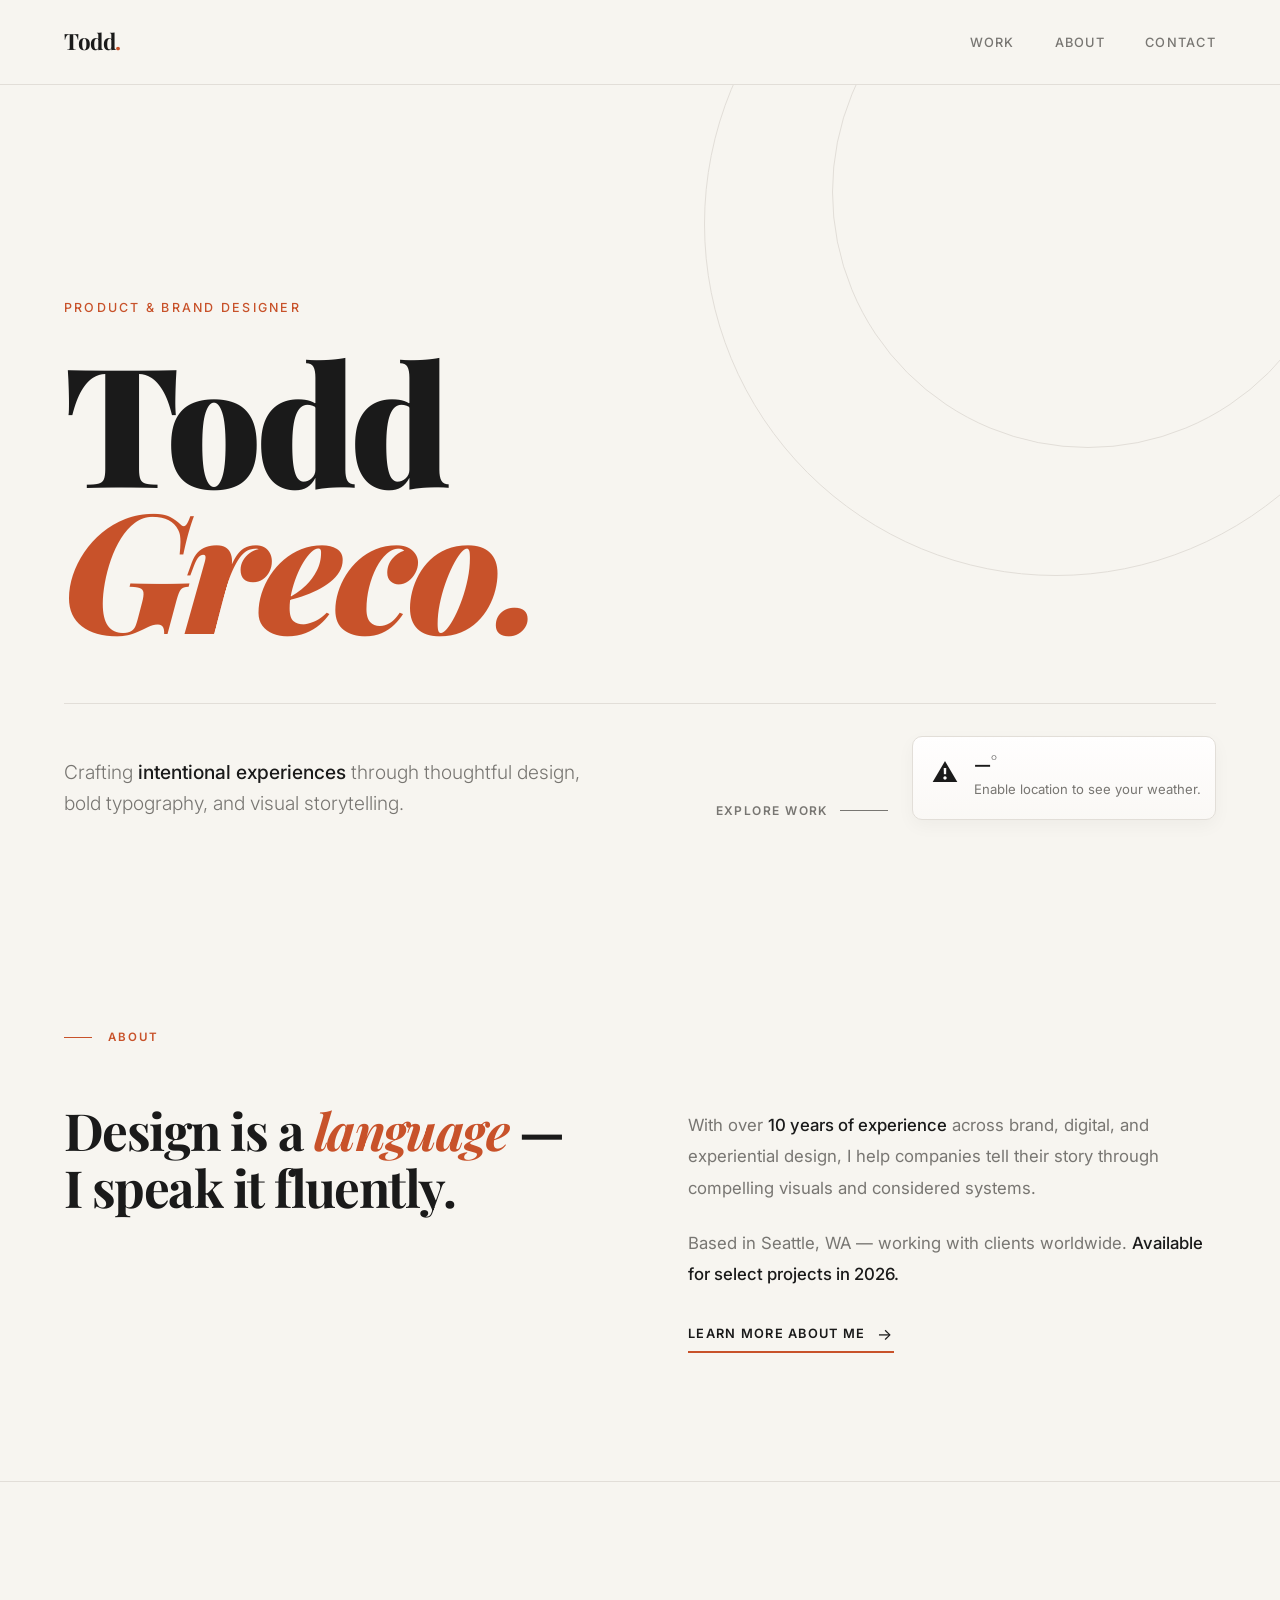
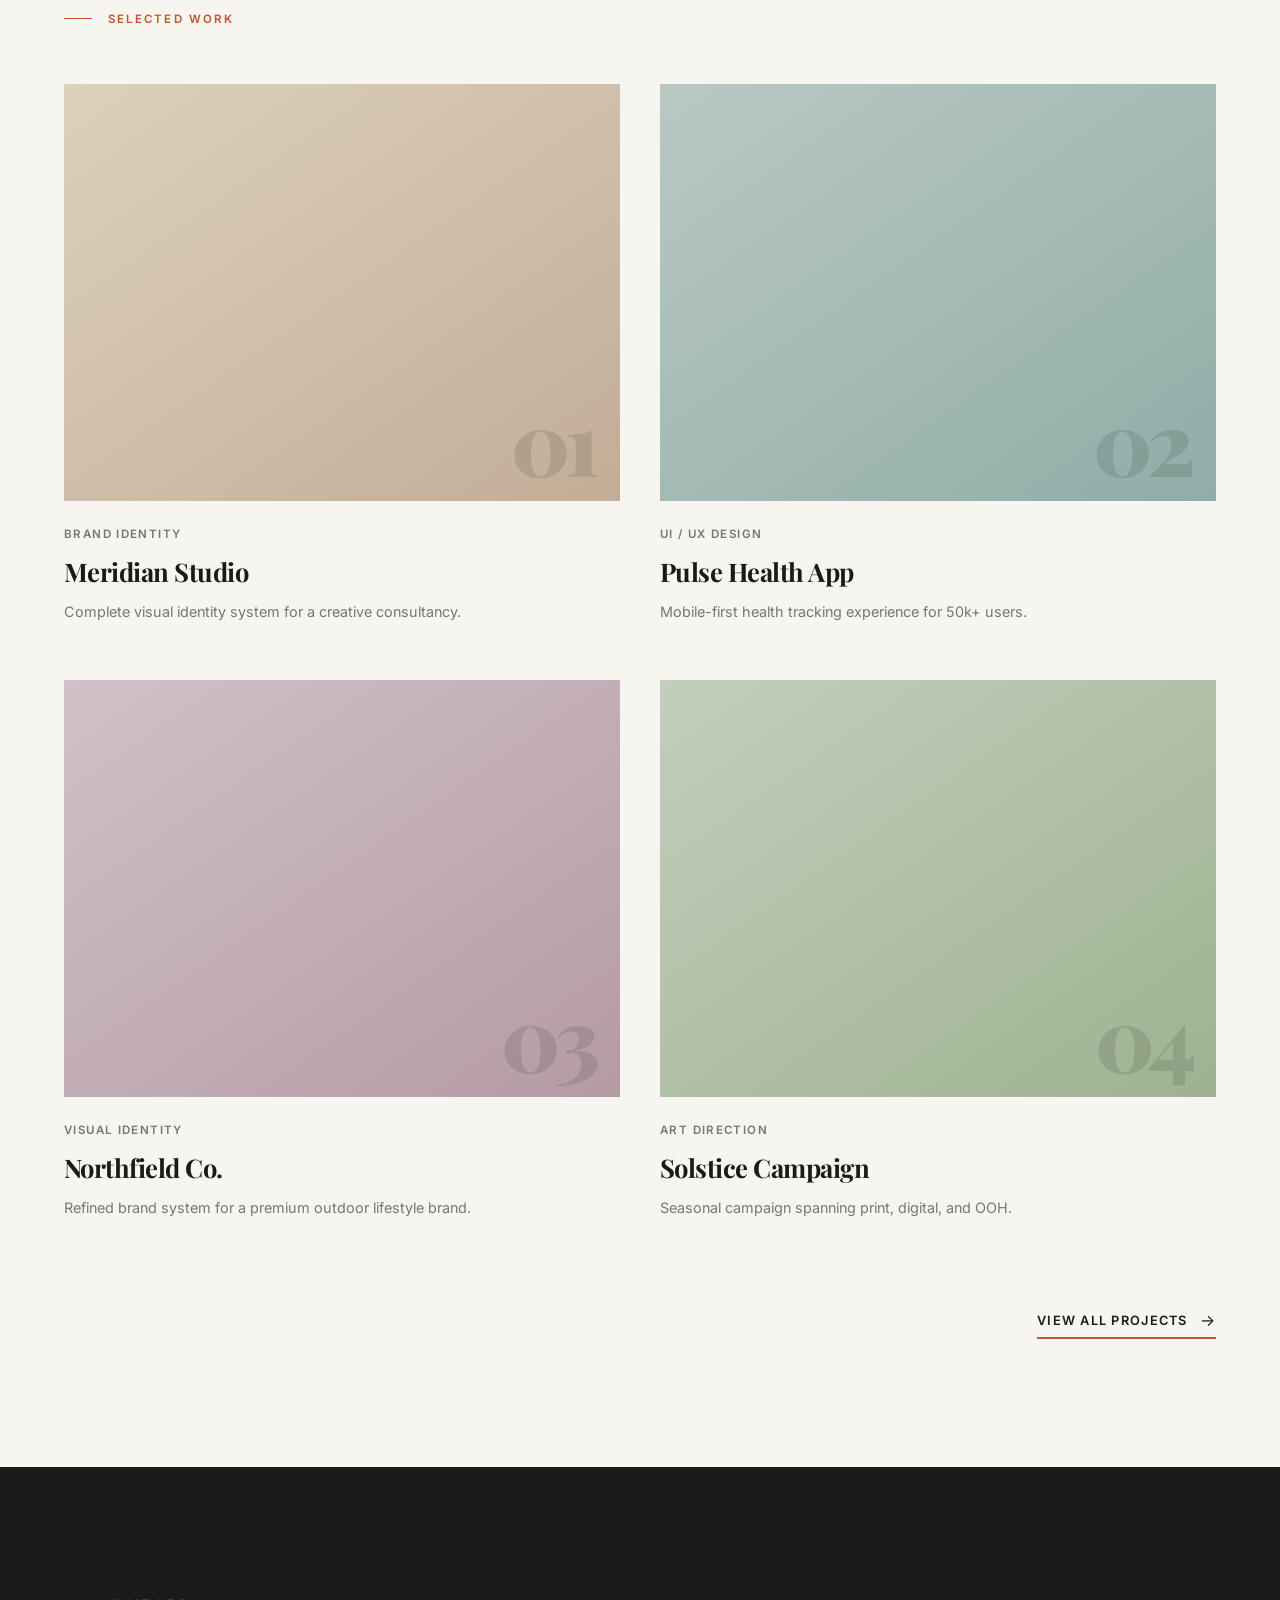
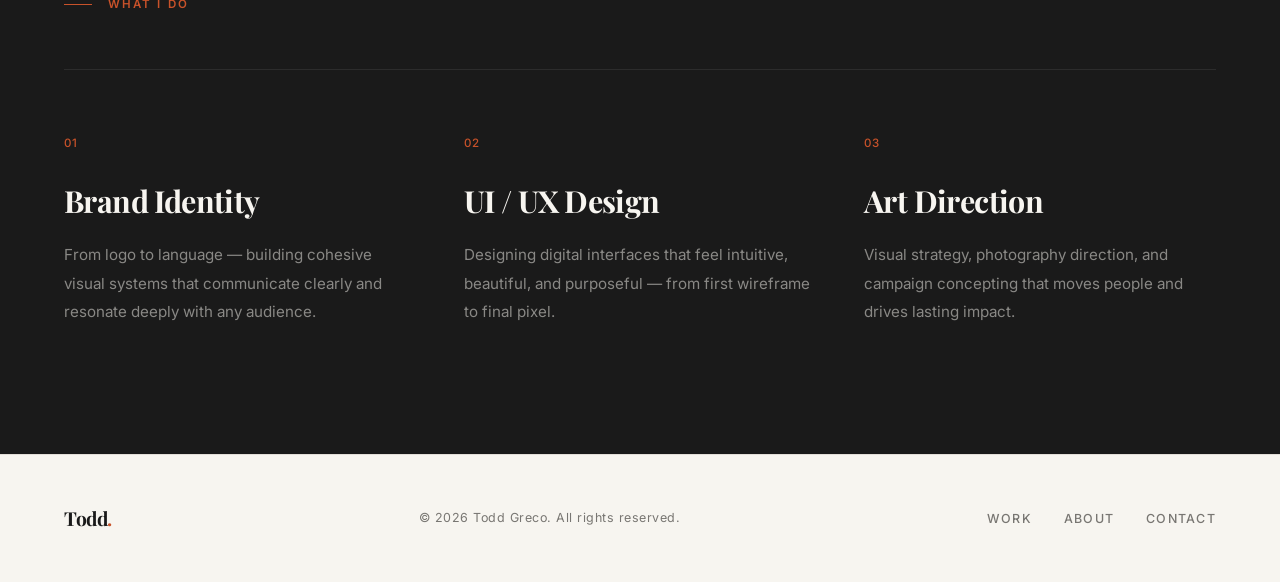
<file: index.html>
<!DOCTYPE html>
<html lang="en">
<head>
  <meta charset="UTF-8">
  <meta name="viewport" content="width=device-width, initial-scale=1.0">
  <title>Todd Greco — Designer</title>
  <link rel="preconnect" href="https://fonts.googleapis.com">
  <link rel="preconnect" href="https://fonts.gstatic.com" crossorigin>
  <link href="https://fonts.googleapis.com/css2?family=Playfair+Display:ital,wght@0,400;0,700;0,900;1,400;1,700&family=Inter:wght@300;400;500;600&display=swap" rel="stylesheet">
  <link rel="stylesheet" href="css/styles.css">
  
</head>
<body>

  <!-- Navigation -->
  <nav>
    <a href="index.html" class="nav-logo">Todd<span>.</span></a>
    <ul class="nav-links">
      <li><a href="pages/work.html">Work</a></li>
      <li><a href="pages/about.html">About</a></li>
      <li><a href="pages/contact.html">Contact</a></li>
    </ul>
  </nav>

  <!-- Hero -->
  <section class="hero">
    <div class="hero-deco"></div>
    <div class="hero-deco-inner"></div>
    <div class="hero-eyebrow">Product &amp; Brand Designer</div>
    <h1 class="hero-name">
      Todd
      <em>Greco.</em>
    </h1>
    <div class="hero-bottom">
      <p class="hero-tagline">
        Crafting <strong>intentional experiences</strong> through
        thoughtful design, bold typography, and visual storytelling.
      </p>
      <div style="display:flex;align-items:flex-end;gap:1.5rem;">
        <a href="#work" class="hero-scroll">Explore work</a>

        <!-- Weather widget -->
        <div id="weather-widget" class="weather-card" aria-live="polite">
          <div class="weather-main">
            <div class="weather-emoji" aria-hidden="true">—</div>
            <div>
              <div class="weather-temp">—°</div>
              <div class="weather-conds">Loading…</div>
            </div>
          </div>
          <div class="weather-location">Detecting location…</div>
        </div>
      </div>
    </div>
  </section>

  <!-- About Teaser -->
  <section>
    <span class="section-label">About</span>
    <div class="intro-section">
      <h2 class="intro-heading">
        Design is a <em>language</em> —<br>I speak it fluently.
      </h2>
      <div class="intro-body">
        <p>
          With over <strong>10 years of experience</strong> across brand, digital, and
          experiential design, I help companies tell their story through compelling
          visuals and considered systems.
        </p>
        <p>
          Based in Seattle, WA — working with clients worldwide.
          <strong>Available for select projects in 2026.</strong>
        </p>
        <a href="pages/about.html" class="btn">Learn more about me</a>
      </div>
    </div>
  </section>

  <!-- Selected Work -->
  <section id="work" class="work-section">
    <span class="section-label">Selected Work</span>
    <div class="work-grid">

      <a href="pages/work.html" class="work-card">
        <div class="work-card-image img-1">
          <span class="card-num">01</span>
        </div>
        <div class="work-card-label">Brand Identity</div>
        <h3 class="work-card-title">Meridian Studio</h3>
        <p class="work-card-desc">Complete visual identity system for a creative consultancy.</p>
      </a>

      <a href="pages/work.html" class="work-card">
        <div class="work-card-image img-2">
          <span class="card-num">02</span>
        </div>
        <div class="work-card-label">UI / UX Design</div>
        <h3 class="work-card-title">Pulse Health App</h3>
        <p class="work-card-desc">Mobile-first health tracking experience for 50k+ users.</p>
      </a>

      <a href="pages/work.html" class="work-card">
        <div class="work-card-image img-3">
          <span class="card-num">03</span>
        </div>
        <div class="work-card-label">Visual Identity</div>
        <h3 class="work-card-title">Northfield Co.</h3>
        <p class="work-card-desc">Refined brand system for a premium outdoor lifestyle brand.</p>
      </a>

      <a href="pages/work.html" class="work-card">
        <div class="work-card-image img-4">
          <span class="card-num">04</span>
        </div>
        <div class="work-card-label">Art Direction</div>
        <h3 class="work-card-title">Solstice Campaign</h3>
        <p class="work-card-desc">Seasonal campaign spanning print, digital, and OOH.</p>
      </a>

    </div>
    <div class="work-footer">
      <a href="pages/work.html" class="btn">View all projects</a>
    </div>
  </section>

  <!-- Services -->
  <section class="services-section">
    <span class="section-label">What I Do</span>
    <div class="services-grid">

      <div>
        <div class="service-number">01</div>
        <h3 class="service-title">Brand Identity</h3>
        <p class="service-desc">
          From logo to language — building cohesive visual systems
          that communicate clearly and resonate deeply with any audience.
        </p>
      </div>

      <div>
        <div class="service-number">02</div>
        <h3 class="service-title">UI / UX Design</h3>
        <p class="service-desc">
          Designing digital interfaces that feel intuitive, beautiful,
          and purposeful — from first wireframe to final pixel.
        </p>
      </div>

      <div>
        <div class="service-number">03</div>
        <h3 class="service-title">Art Direction</h3>
        <p class="service-desc">
          Visual strategy, photography direction, and campaign concepting
          that moves people and drives lasting impact.
        </p>
      </div>

    </div>
  </section>

  <!-- Footer -->
  <footer>
    <a href="index.html" class="footer-logo">Todd<span>.</span></a>
    <p class="footer-copy">© 2026 Todd Greco. All rights reserved.</p>
    <ul class="footer-links">
      <li><a href="pages/work.html">Work</a></li>
      <li><a href="pages/about.html">About</a></li>
      <li><a href="pages/contact.html">Contact</a></li>
    </ul>
  </footer>

  <script src="js/app.js" defer></script>

</body>
</html>
</file>
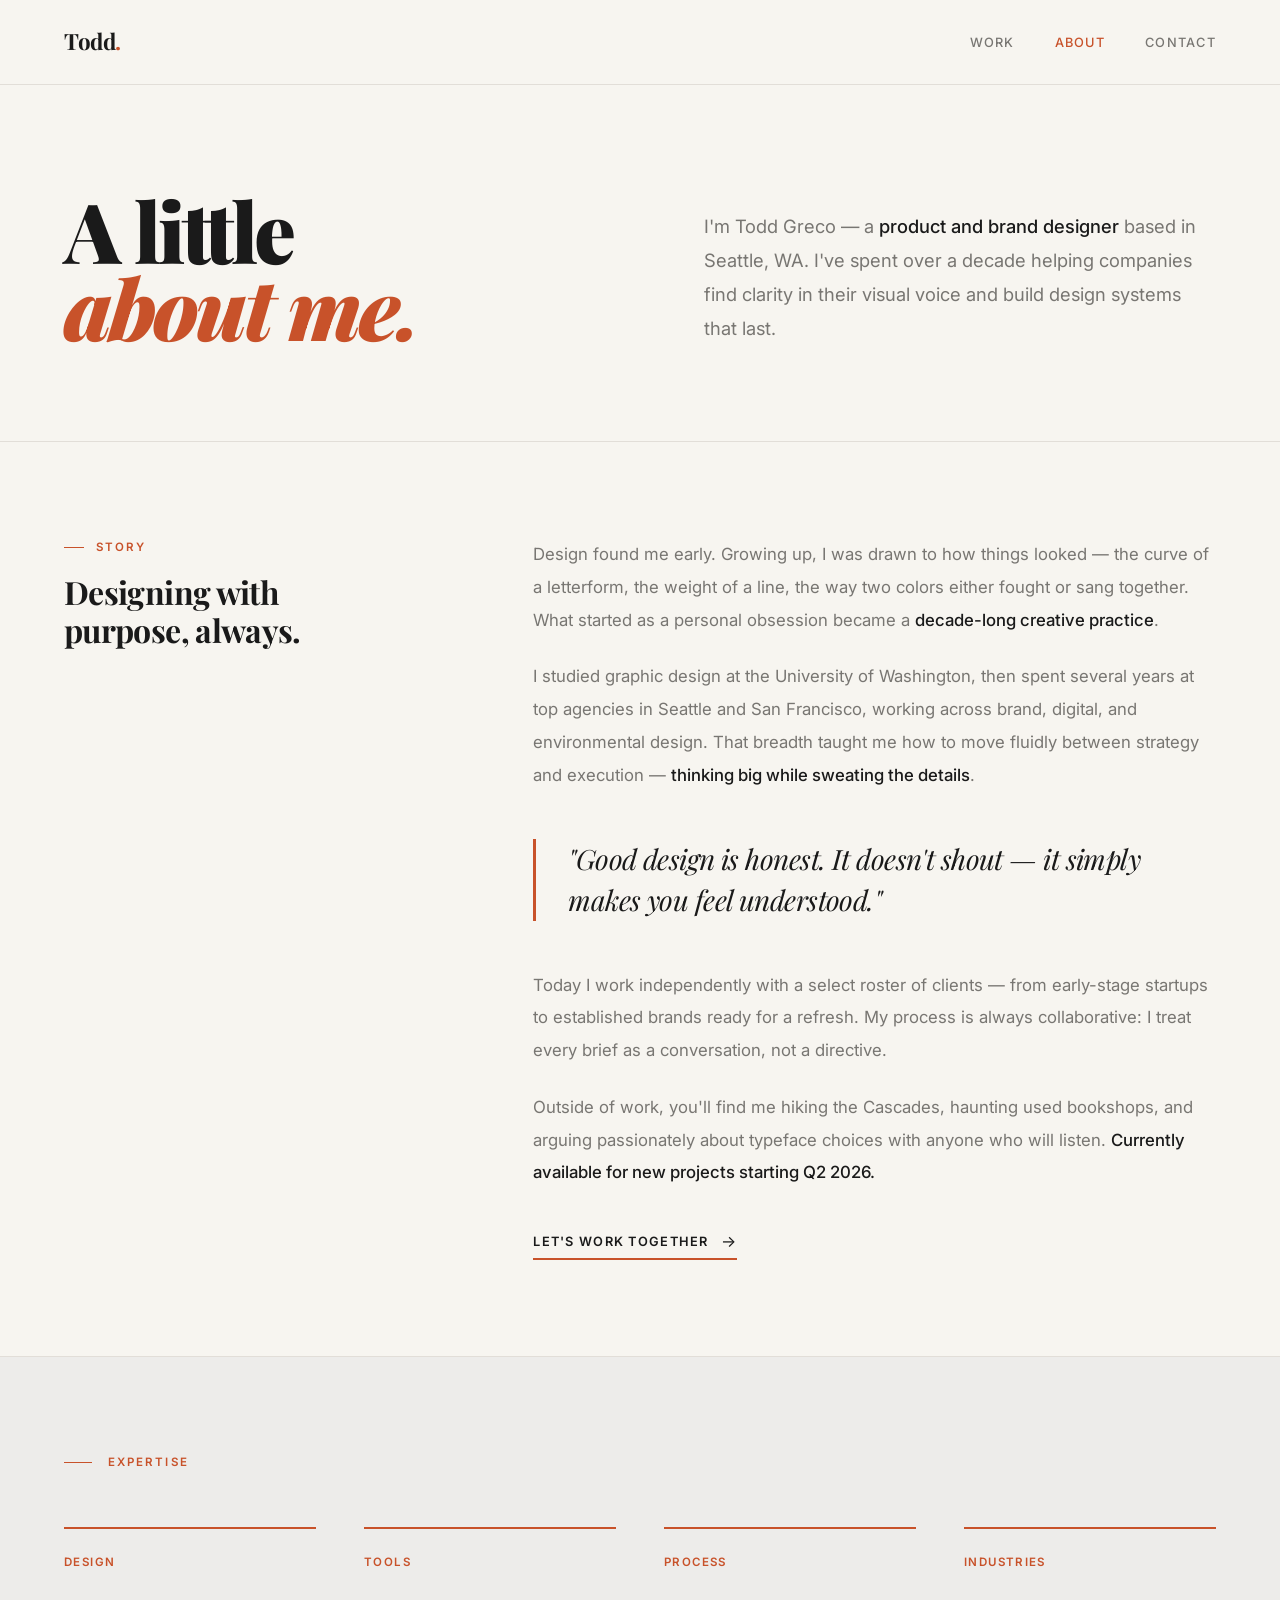
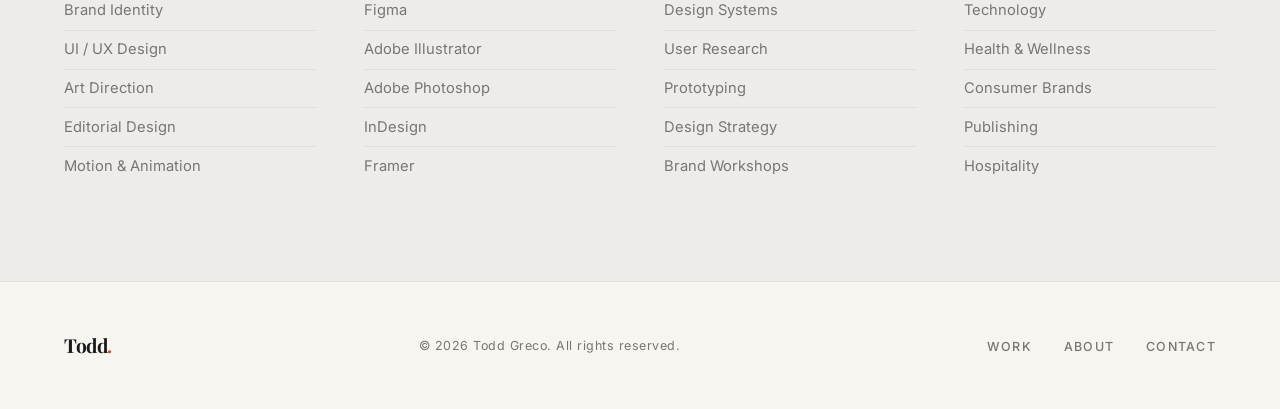
<file: pages/about.html>
<!DOCTYPE html>
<html lang="en">
<head>
  <meta charset="UTF-8">
  <meta name="viewport" content="width=device-width, initial-scale=1.0">
  <title>About — Todd Greco</title>
  <link rel="preconnect" href="https://fonts.googleapis.com">
  <link rel="preconnect" href="https://fonts.gstatic.com" crossorigin>
  <link href="https://fonts.googleapis.com/css2?family=Playfair+Display:ital,wght@0,400;0,700;0,900;1,400;1,700&family=Inter:wght@300;400;500;600&display=swap" rel="stylesheet">
  <link rel="stylesheet" href="../css/styles.css">
</head>
<body>

  <!-- Navigation -->
  <nav>
    <a href="../index.html" class="nav-logo">Todd<span>.</span></a>
    <ul class="nav-links">
      <li><a href="work.html">Work</a></li>
      <li><a href="about.html" class="active">About</a></li>
      <li><a href="contact.html">Contact</a></li>
    </ul>
  </nav>

  <!-- About Hero -->
  <header class="about-hero">
    <h1 class="about-title">
      A little
      <em>about me.</em>
    </h1>
    <div>
      <p class="about-intro">
        I'm Todd Greco — a <strong>product and brand designer</strong> based
        in Seattle, WA. I've spent over a decade helping companies find clarity
        in their visual voice and build design systems that last.
      </p>
    </div>
  </header>

  <!-- About Body -->
  <div class="about-body">
    <div class="about-body-sticky">
      <div class="about-body-sub">Story</div>
      <h2 class="about-body-heading">Designing with purpose, always.</h2>
    </div>
    <div class="about-text">
      <p>
        Design found me early. Growing up, I was drawn to how things looked —
        the curve of a letterform, the weight of a line, the way two colors either
        fought or sang together. What started as a personal obsession became a
        <strong>decade-long creative practice</strong>.
      </p>
      <p>
        I studied graphic design at the University of Washington, then spent several
        years at top agencies in Seattle and San Francisco, working across brand,
        digital, and environmental design. That breadth taught me how to move
        fluidly between strategy and execution — <strong>thinking big while sweating the details</strong>.
      </p>

      <blockquote>
        "Good design is honest. It doesn't shout — it simply makes you feel understood."
      </blockquote>

      <p>
        Today I work independently with a select roster of clients — from early-stage
        startups to established brands ready for a refresh. My process is always
        collaborative: I treat every brief as a conversation, not a directive.
      </p>
      <p>
        Outside of work, you'll find me hiking the Cascades, haunting used bookshops,
        and arguing passionately about typeface choices with anyone who will listen.
        <strong>Currently available for new projects starting Q2 2026.</strong>
      </p>

      <a href="contact.html" class="btn" style="margin-top: 1rem;">Let's work together</a>
    </div>
  </div>

  <!-- Skills -->
  <section class="skills-section">
    <span class="section-label">Expertise</span>
    <div class="skills-grid">

      <div class="skill-item">
        <div class="skill-category">Design</div>
        <ul class="skill-list">
          <li>Brand Identity</li>
          <li>UI / UX Design</li>
          <li>Art Direction</li>
          <li>Editorial Design</li>
          <li>Motion &amp; Animation</li>
        </ul>
      </div>

      <div class="skill-item">
        <div class="skill-category">Tools</div>
        <ul class="skill-list">
          <li>Figma</li>
          <li>Adobe Illustrator</li>
          <li>Adobe Photoshop</li>
          <li>InDesign</li>
          <li>Framer</li>
        </ul>
      </div>

      <div class="skill-item">
        <div class="skill-category">Process</div>
        <ul class="skill-list">
          <li>Design Systems</li>
          <li>User Research</li>
          <li>Prototyping</li>
          <li>Design Strategy</li>
          <li>Brand Workshops</li>
        </ul>
      </div>

      <div class="skill-item">
        <div class="skill-category">Industries</div>
        <ul class="skill-list">
          <li>Technology</li>
          <li>Health &amp; Wellness</li>
          <li>Consumer Brands</li>
          <li>Publishing</li>
          <li>Hospitality</li>
        </ul>
      </div>

    </div>
  </section>

  <!-- Footer -->
  <footer>
    <a href="../index.html" class="footer-logo">Todd<span>.</span></a>
    <p class="footer-copy">© 2026 Todd Greco. All rights reserved.</p>
    <ul class="footer-links">
      <li><a href="work.html">Work</a></li>
      <li><a href="about.html">About</a></li>
      <li><a href="contact.html">Contact</a></li>
    </ul>
  </footer>

</body>
</html>
</file>
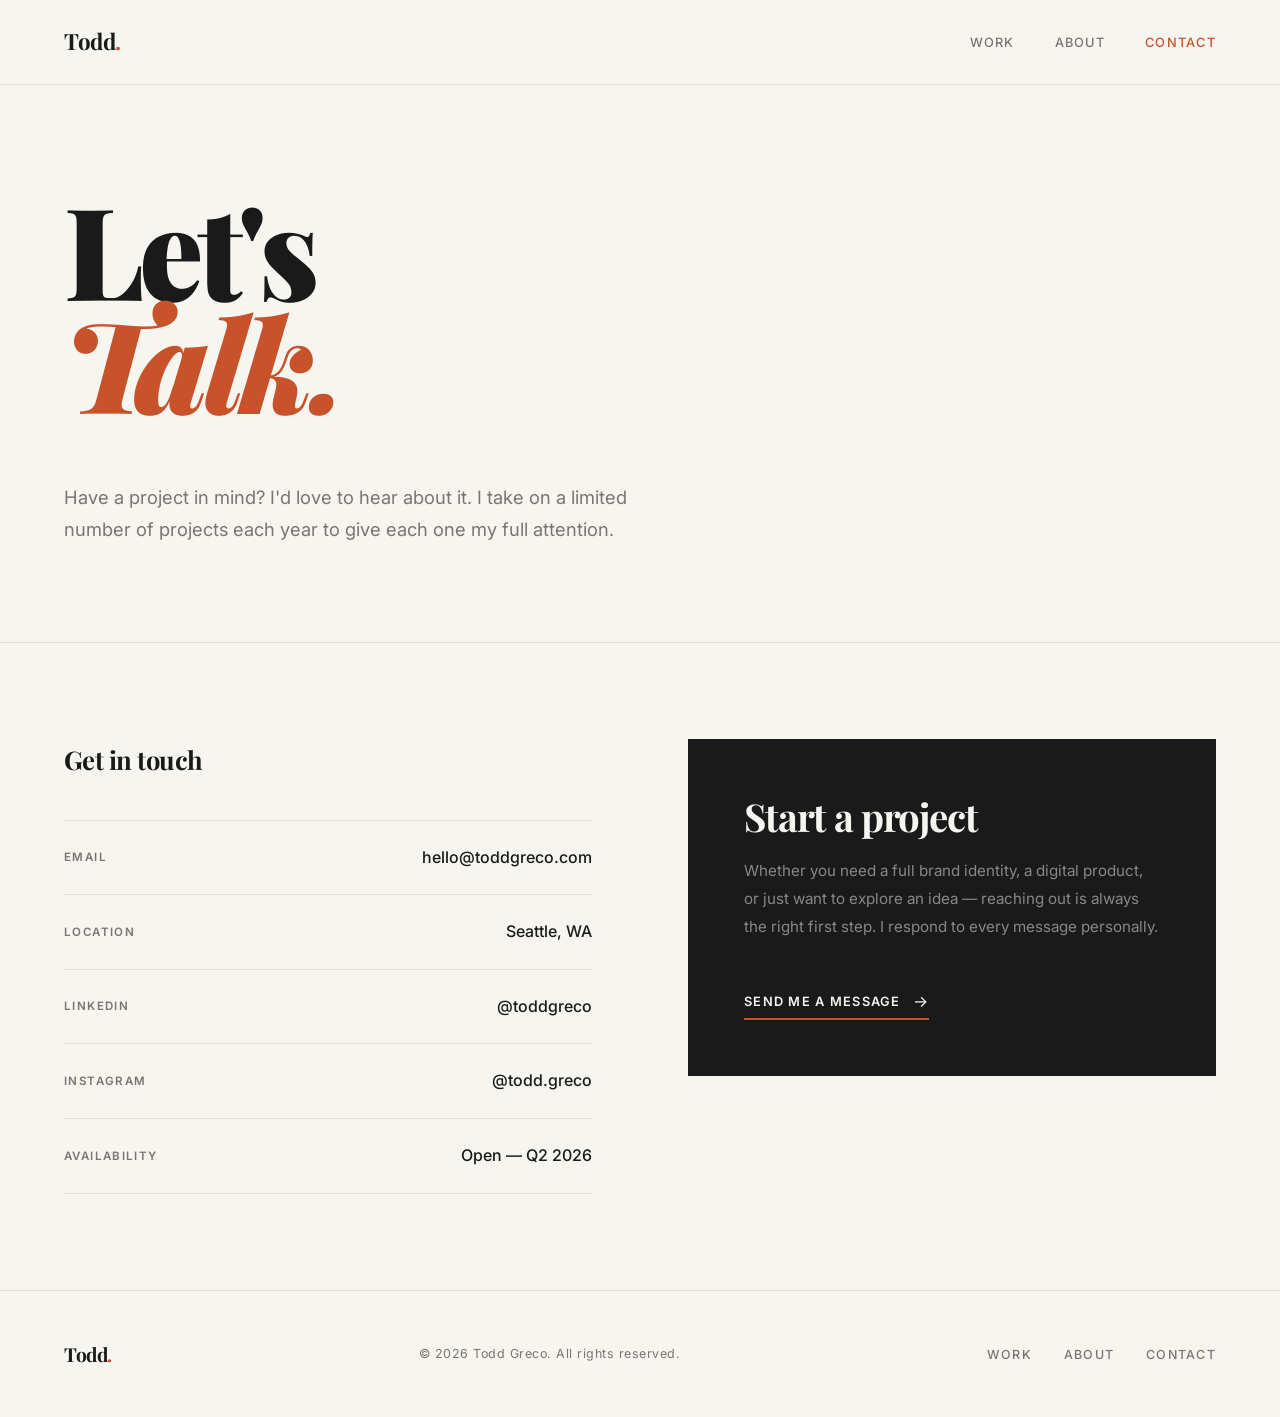
<file: pages/contact.html>
<!DOCTYPE html>
<html lang="en">
<head>
  <meta charset="UTF-8">
  <meta name="viewport" content="width=device-width, initial-scale=1.0">
  <title>Contact — Todd Greco</title>
  <link rel="preconnect" href="https://fonts.googleapis.com">
  <link rel="preconnect" href="https://fonts.gstatic.com" crossorigin>
  <link href="https://fonts.googleapis.com/css2?family=Playfair+Display:ital,wght@0,400;0,700;0,900;1,400;1,700&family=Inter:wght@300;400;500;600&display=swap" rel="stylesheet">
  <link rel="stylesheet" href="../css/styles.css">
</head>
<body>

  <!-- Navigation -->
  <nav>
    <a href="../index.html" class="nav-logo">Todd<span>.</span></a>
    <ul class="nav-links">
      <li><a href="work.html">Work</a></li>
      <li><a href="about.html">About</a></li>
      <li><a href="contact.html" class="active">Contact</a></li>
    </ul>
  </nav>

  <!-- Contact Hero -->
  <header class="contact-hero">
    <h1 class="contact-title">
      Let's
      <em>Talk.</em>
    </h1>
    <p class="contact-sub">
      Have a project in mind? I'd love to hear about it. I take on a limited
      number of projects each year to give each one my full attention.
    </p>
  </header>

  <!-- Contact Body -->
  <section class="contact-body">

    <div class="contact-info">
      <h3>Get in touch</h3>
      <ul class="contact-list">
        <li>
          <span class="contact-list-label">Email</span>
          <a href="mailto:hello@toddgreco.com" class="contact-list-value">hello@toddgreco.com</a>
        </li>
        <li>
          <span class="contact-list-label">Location</span>
          <span class="contact-list-value">Seattle, WA</span>
        </li>
        <li>
          <span class="contact-list-label">LinkedIn</span>
          <a href="#" class="contact-list-value">@toddgreco</a>
        </li>
        <li>
          <span class="contact-list-label">Instagram</span>
          <a href="#" class="contact-list-value">@todd.greco</a>
        </li>
        <li>
          <span class="contact-list-label">Availability</span>
          <span class="contact-list-value">Open — Q2 2026</span>
        </li>
      </ul>
    </div>

    <div class="contact-cta">
      <h3>Start a project</h3>
      <p>
        Whether you need a full brand identity, a digital product, or
        just want to explore an idea — reaching out is always the right first step.
        I respond to every message personally.
      </p>
      <a href="mailto:hello@toddgreco.com" class="btn-light">Send me a message</a>
    </div>

  </section>

  <!-- Footer -->
  <footer>
    <a href="../index.html" class="footer-logo">Todd<span>.</span></a>
    <p class="footer-copy">© 2026 Todd Greco. All rights reserved.</p>
    <ul class="footer-links">
      <li><a href="work.html">Work</a></li>
      <li><a href="about.html">About</a></li>
      <li><a href="contact.html">Contact</a></li>
    </ul>
  </footer>

</body>
</html>
</file>
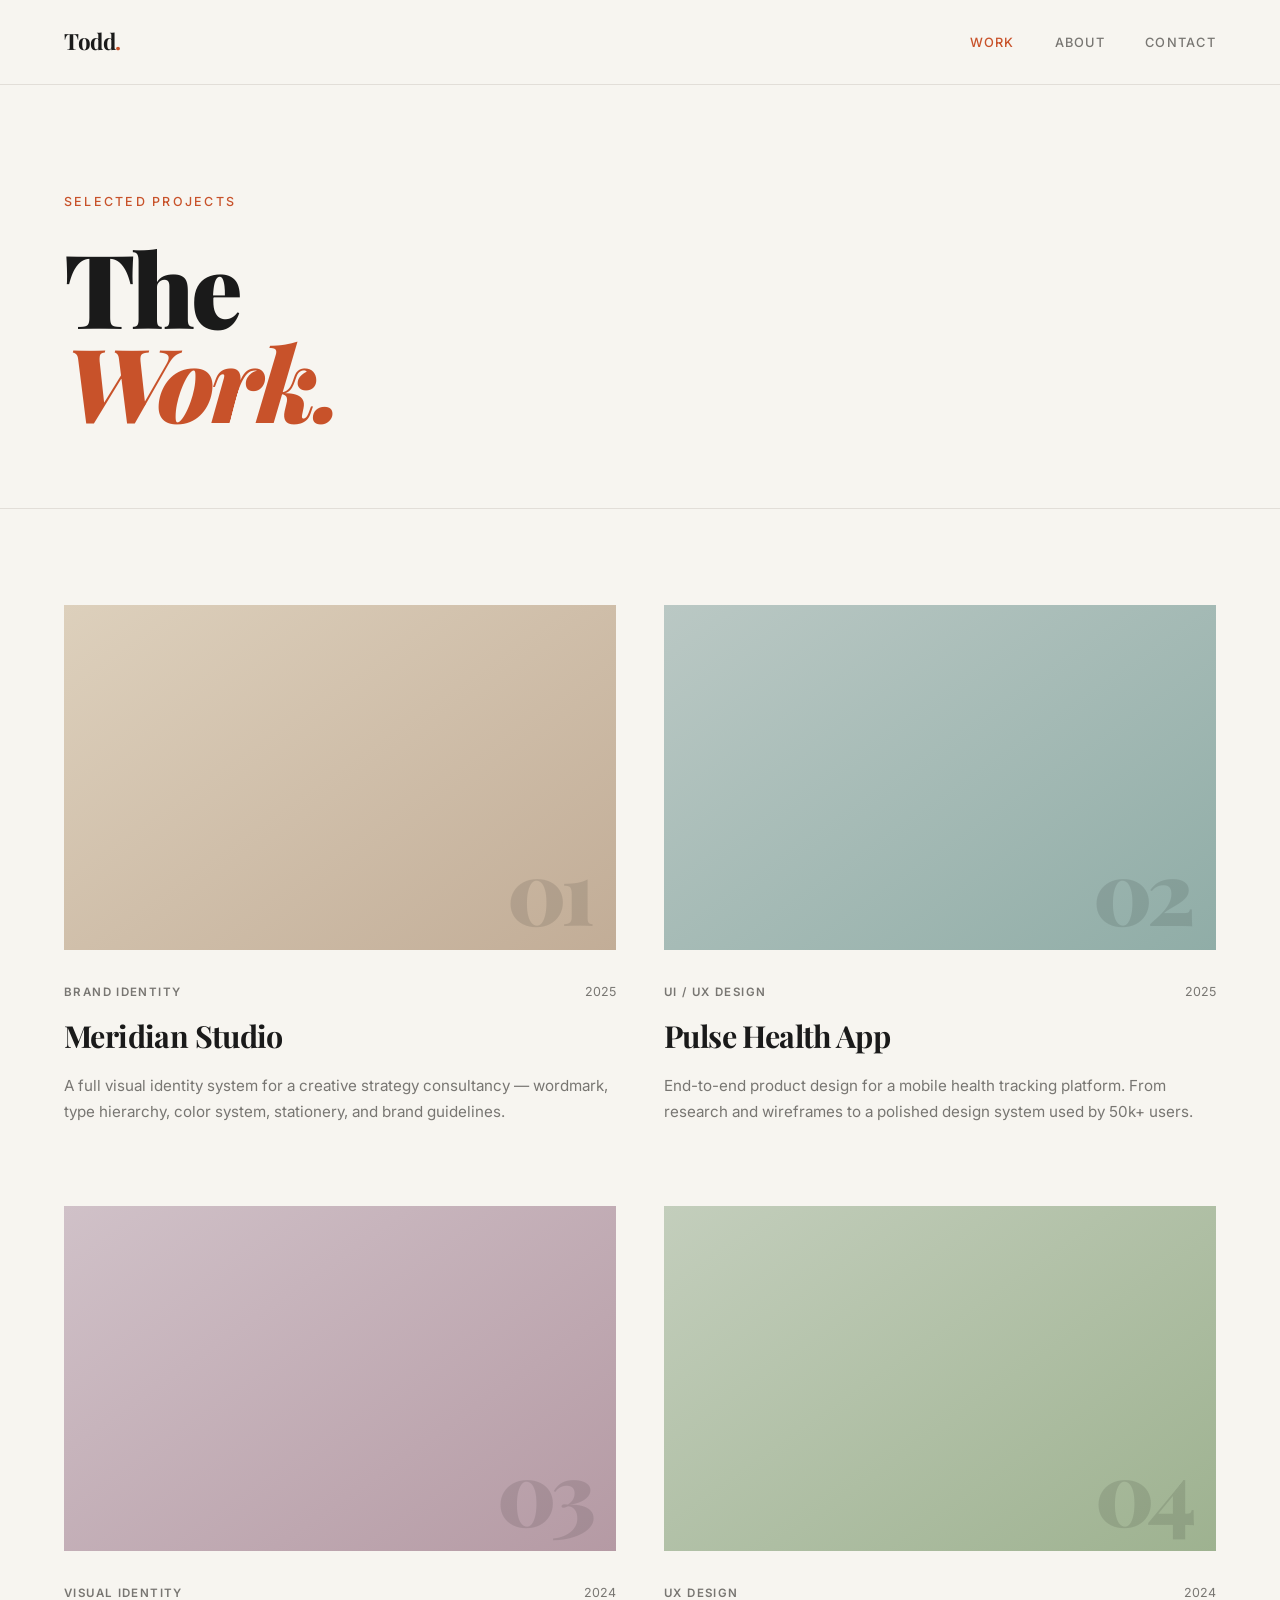
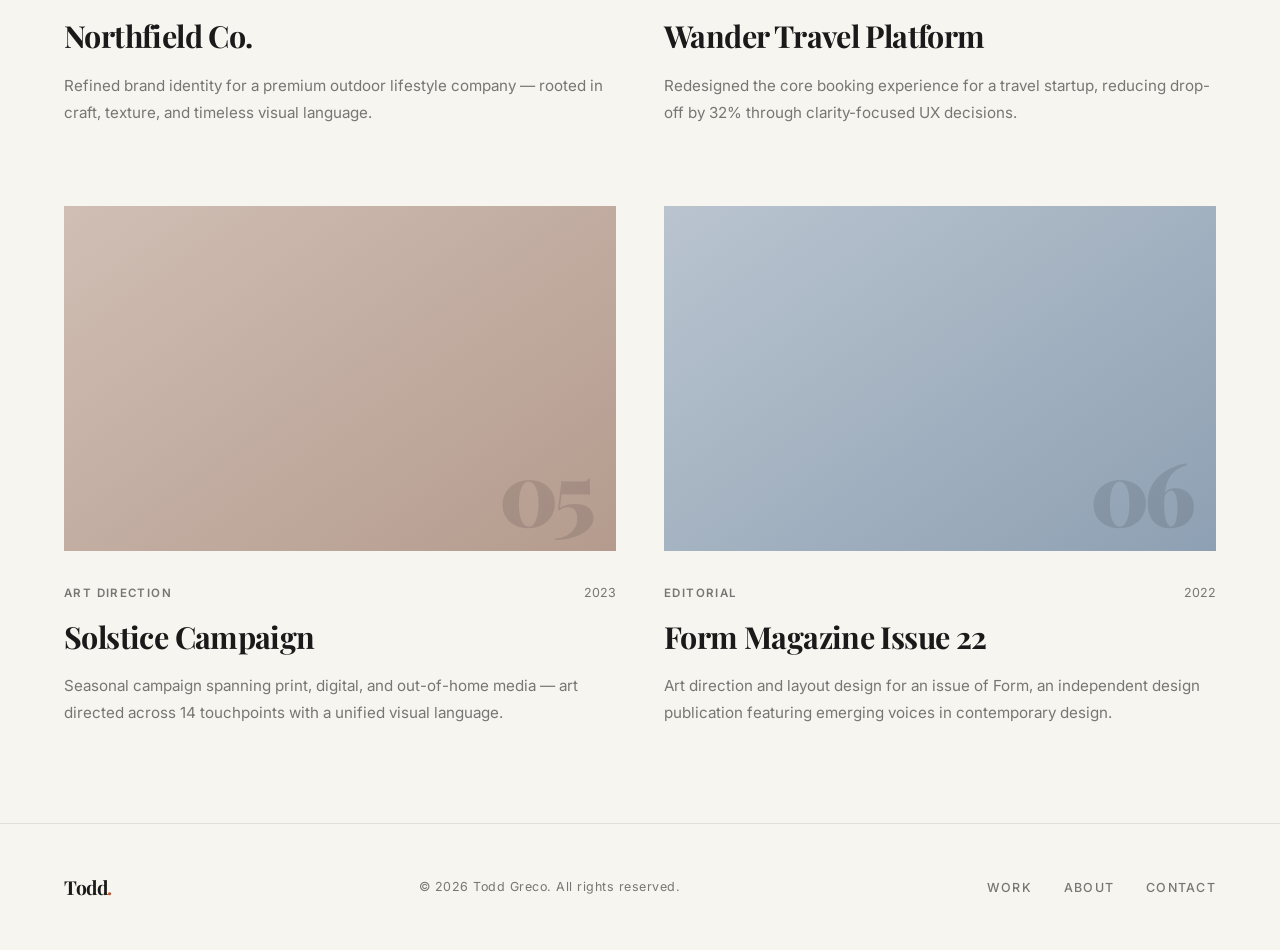
<file: pages/work.html>
<!DOCTYPE html>
<html lang="en">
<head>
  <meta charset="UTF-8">
  <meta name="viewport" content="width=device-width, initial-scale=1.0">
  <title>Work — Todd Greco</title>
  <link rel="preconnect" href="https://fonts.googleapis.com">
  <link rel="preconnect" href="https://fonts.gstatic.com" crossorigin>
  <link href="https://fonts.googleapis.com/css2?family=Playfair+Display:ital,wght@0,400;0,700;0,900;1,400;1,700&family=Inter:wght@300;400;500;600&display=swap" rel="stylesheet">
  <link rel="stylesheet" href="../css/styles.css">
</head>
<body>

  <!-- Navigation -->
  <nav>
    <a href="../index.html" class="nav-logo">Todd<span>.</span></a>
    <ul class="nav-links">
      <li><a href="work.html" class="active">Work</a></li>
      <li><a href="about.html">About</a></li>
      <li><a href="contact.html">Contact</a></li>
    </ul>
  </nav>

  <!-- Page Header -->
  <header class="page-header">
    <div class="page-eyebrow">Selected Projects</div>
    <h1 class="page-title">
      The
      <em>Work.</em>
    </h1>
  </header>

  <!-- Project Grid -->
  <section class="full-work-section">
    <div class="full-work-grid">

      <a href="#" class="project-card">
        <div class="project-card-image img-1">
          <span class="card-num">01</span>
        </div>
        <div class="project-meta">
          <span class="project-category">Brand Identity</span>
          <span class="project-year">2025</span>
        </div>
        <h2 class="project-title">Meridian Studio</h2>
        <p class="project-desc">
          A full visual identity system for a creative strategy consultancy — 
          wordmark, type hierarchy, color system, stationery, and brand guidelines.
        </p>
      </a>

      <a href="#" class="project-card">
        <div class="project-card-image img-2">
          <span class="card-num">02</span>
        </div>
        <div class="project-meta">
          <span class="project-category">UI / UX Design</span>
          <span class="project-year">2025</span>
        </div>
        <h2 class="project-title">Pulse Health App</h2>
        <p class="project-desc">
          End-to-end product design for a mobile health tracking platform.
          From research and wireframes to a polished design system used by 50k+ users.
        </p>
      </a>

      <a href="#" class="project-card">
        <div class="project-card-image img-3">
          <span class="card-num">03</span>
        </div>
        <div class="project-meta">
          <span class="project-category">Visual Identity</span>
          <span class="project-year">2024</span>
        </div>
        <h2 class="project-title">Northfield Co.</h2>
        <p class="project-desc">
          Refined brand identity for a premium outdoor lifestyle company —
          rooted in craft, texture, and timeless visual language.
        </p>
      </a>

      <a href="#" class="project-card">
        <div class="project-card-image img-4">
          <span class="card-num">04</span>
        </div>
        <div class="project-meta">
          <span class="project-category">UX Design</span>
          <span class="project-year">2024</span>
        </div>
        <h2 class="project-title">Wander Travel Platform</h2>
        <p class="project-desc">
          Redesigned the core booking experience for a travel startup,
          reducing drop-off by 32% through clarity-focused UX decisions.
        </p>
      </a>

      <a href="#" class="project-card">
        <div class="project-card-image img-5">
          <span class="card-num">05</span>
        </div>
        <div class="project-meta">
          <span class="project-category">Art Direction</span>
          <span class="project-year">2023</span>
        </div>
        <h2 class="project-title">Solstice Campaign</h2>
        <p class="project-desc">
          Seasonal campaign spanning print, digital, and out-of-home media —
          art directed across 14 touchpoints with a unified visual language.
        </p>
      </a>

      <a href="#" class="project-card">
        <div class="project-card-image img-6">
          <span class="card-num">06</span>
        </div>
        <div class="project-meta">
          <span class="project-category">Editorial</span>
          <span class="project-year">2022</span>
        </div>
        <h2 class="project-title">Form Magazine Issue 22</h2>
        <p class="project-desc">
          Art direction and layout design for an issue of Form, an independent
          design publication featuring emerging voices in contemporary design.
        </p>
      </a>

    </div>
  </section>

  <!-- Footer -->
  <footer>
    <a href="../index.html" class="footer-logo">Todd<span>.</span></a>
    <p class="footer-copy">© 2026 Todd Greco. All rights reserved.</p>
    <ul class="footer-links">
      <li><a href="work.html">Work</a></li>
      <li><a href="about.html">About</a></li>
      <li><a href="contact.html">Contact</a></li>
    </ul>
  </footer>

</body>
</html>
</file>
<file: css/styles.css>
@import url('https://fonts.googleapis.com/css2?family=Playfair+Display:ital,wght@0,400;0,700;0,900;1,400;1,700&family=Inter:wght@300;400;500;600&display=swap');

/* ─── Variables ──────────────────────────────────────── */
:root {
  --bg:      #F7F5F0;
  --text:    #1A1A1A;
  --accent:  #C8522A;
  --muted:   #787672;
  --border:  #E2DED8;
  --surface: #EDECEA;
}

/* ─── Reset ──────────────────────────────────────────── */
*, *::before, *::after { box-sizing: border-box; margin: 0; padding: 0; }

html { font-size: 16px; scroll-behavior: smooth; }

body {
  background-color: var(--bg);
  color: var(--text);
  font-family: 'Inter', sans-serif;
  font-weight: 400;
  line-height: 1.6;
  -webkit-font-smoothing: antialiased;
}

a { transition: color 0.2s ease; }
img { display: block; max-width: 100%; }

/* ─── Navigation ─────────────────────────────────────── */
nav {
  position: fixed;
  top: 0; left: 0; right: 0;
  z-index: 100;
  display: flex;
  justify-content: space-between;
  align-items: center;
  padding: 1.5rem 4rem;
  background-color: var(--bg);
  border-bottom: 1px solid var(--border);
}

.nav-logo {
  font-family: 'Playfair Display', serif;
  font-size: 1.4rem;
  font-weight: 700;
  color: var(--text);
  text-decoration: none;
  letter-spacing: -0.02em;
}
.nav-logo span { color: var(--accent); }

.nav-links {
  display: flex;
  gap: 2.5rem;
  list-style: none;
}
.nav-links a {
  font-size: 0.8rem;
  font-weight: 500;
  letter-spacing: 0.1em;
  text-transform: uppercase;
  color: var(--muted);
  text-decoration: none;
}
.nav-links a:hover,
.nav-links a.active { color: var(--accent); }

/* ─── Hero ───────────────────────────────────────────── */
.hero {
  min-height: 100vh;
  display: flex;
  flex-direction: column;
  justify-content: flex-end;
  padding: 10rem 4rem 5rem;
  position: relative;
  overflow: hidden;
}

.hero-deco {
  position: absolute;
  top: -10vw;
  right: -10vw;
  width: 55vw;
  height: 55vw;
  border-radius: 50%;
  border: 1px solid var(--border);
  pointer-events: none;
  z-index: 0;
}
.hero-deco-inner {
  position: absolute;
  top: -5vw;
  right: -5vw;
  width: 40vw;
  height: 40vw;
  border-radius: 50%;
  border: 1px solid var(--border);
  pointer-events: none;
  z-index: 0;
}

.hero > *:not(.hero-deco):not(.hero-deco-inner) { position: relative; z-index: 1; }

.hero-eyebrow {
  font-size: 0.78rem;
  font-weight: 500;
  letter-spacing: 0.18em;
  text-transform: uppercase;
  color: var(--accent);
  margin-bottom: 1.75rem;
}

.hero-name {
  font-family: 'Playfair Display', serif;
  font-size: clamp(5.5rem, 13vw, 15rem);
  font-weight: 900;
  line-height: 0.88;
  letter-spacing: -0.04em;
  color: var(--text);
  margin-bottom: 4rem;
}
.hero-name em {
  font-style: italic;
  color: var(--accent);
  display: block;
}

.hero-bottom {
  display: flex;
  justify-content: space-between;
  align-items: flex-end;
  border-top: 1px solid var(--border);
  padding-top: 2rem;
  gap: 2rem;
}

.hero-tagline {
  font-size: clamp(0.95rem, 1.5vw, 1.2rem);
  font-weight: 300;
  max-width: 44ch;
  line-height: 1.65;
  color: var(--muted);
}
.hero-tagline strong { color: var(--text); font-weight: 500; }

.hero-scroll {
  font-size: 0.75rem;
  font-weight: 600;
  letter-spacing: 0.12em;
  text-transform: uppercase;
  color: var(--muted);
  text-decoration: none;
  display: flex;
  align-items: center;
  gap: 0.75rem;
  white-space: nowrap;
  flex-shrink: 0;
}
.hero-scroll::after {
  content: '';
  display: block;
  width: 48px;
  height: 1px;
  background-color: var(--muted);
}
.hero-scroll:hover { color: var(--accent); }
.hero-scroll:hover::after { background-color: var(--accent); }

/* ─── Shared Section Styles ──────────────────────────── */
section { padding: 8rem 4rem; }

.section-label {
  font-size: 0.72rem;
  font-weight: 600;
  letter-spacing: 0.18em;
  text-transform: uppercase;
  color: var(--accent);
  margin-bottom: 3.5rem;
  display: flex;
  align-items: center;
  gap: 1rem;
}
.section-label::before {
  content: '';
  display: block;
  width: 28px;
  height: 1px;
  background-color: var(--accent);
}

/* ─── Intro (Home) ───────────────────────────────────── */
.intro-section {
  display: grid;
  grid-template-columns: 1fr 1fr;
  gap: 6rem;
  align-items: start;
}

.intro-heading {
  font-family: 'Playfair Display', serif;
  font-size: clamp(2.2rem, 4vw, 4rem);
  font-weight: 700;
  line-height: 1.1;
  letter-spacing: -0.03em;
}
.intro-heading em { font-style: italic; color: var(--accent); }

.intro-body { padding-top: 0.5rem; }

.intro-body p {
  font-size: 1.05rem;
  line-height: 1.85;
  color: var(--muted);
  margin-bottom: 1.5rem;
}
.intro-body p strong { color: var(--text); font-weight: 500; }

/* ─── CTA Button ─────────────────────────────────────── */
.btn {
  display: inline-flex;
  align-items: center;
  gap: 0.75rem;
  font-size: 0.8rem;
  font-weight: 600;
  letter-spacing: 0.1em;
  text-transform: uppercase;
  text-decoration: none;
  color: var(--text);
  border-bottom: 2px solid var(--accent);
  padding-bottom: 0.2rem;
  margin-top: 0.5rem;
}
.btn::after { content: '→'; font-size: 1rem; font-weight: 400; }
.btn:hover { color: var(--accent); }

.btn-light {
  display: inline-flex;
  align-items: center;
  gap: 0.75rem;
  font-size: 0.8rem;
  font-weight: 600;
  letter-spacing: 0.1em;
  text-transform: uppercase;
  text-decoration: none;
  color: var(--bg);
  border-bottom: 2px solid var(--accent);
  padding-bottom: 0.2rem;
  margin-top: 0.5rem;
}
.btn-light::after { content: '→'; font-size: 1rem; font-weight: 400; }
.btn-light:hover { color: var(--accent); }

/* ─── Work Grid (Home) ───────────────────────────────── */
.work-section { border-top: 1px solid var(--border); }

.work-grid {
  display: grid;
  grid-template-columns: repeat(2, 1fr);
  gap: 3.5rem 2.5rem;
  margin-top: 0;
}

.work-card {
  text-decoration: none;
  color: inherit;
  display: block;
}

.work-card-image {
  aspect-ratio: 4/3;
  overflow: hidden;
  margin-bottom: 1.5rem;
  position: relative;
}
.work-card-image::after {
  content: '';
  position: absolute;
  inset: 0;
  background: var(--text);
  opacity: 0;
  transition: opacity 0.3s ease;
}
.work-card:hover .work-card-image::after { opacity: 0.07; }

.work-card-label {
  font-size: 0.72rem;
  font-weight: 600;
  letter-spacing: 0.12em;
  text-transform: uppercase;
  color: var(--muted);
  margin-bottom: 0.5rem;
}

.work-card-title {
  font-family: 'Playfair Display', serif;
  font-size: 1.6rem;
  font-weight: 700;
  letter-spacing: -0.02em;
  margin-bottom: 0.5rem;
  transition: color 0.2s ease;
}
.work-card:hover .work-card-title { color: var(--accent); }

.work-card-desc {
  font-size: 0.9rem;
  color: var(--muted);
  line-height: 1.65;
}

.work-footer {
  margin-top: 5rem;
  display: flex;
  justify-content: flex-end;
}

/* ─── Services (Home) ────────────────────────────────── */
.services-section {
  background-color: var(--text);
  color: var(--bg);
}
.services-section .section-label { color: var(--accent); }
.services-section .section-label::before { background-color: var(--accent); }

.services-grid {
  display: grid;
  grid-template-columns: repeat(3, 1fr);
  gap: 3rem;
  border-top: 1px solid rgba(255,255,255,0.08);
  padding-top: 4rem;
  margin-top: 0;
}

.service-number {
  font-size: 0.72rem;
  font-weight: 500;
  letter-spacing: 0.12em;
  color: var(--accent);
  margin-bottom: 1.5rem;
}

.service-title {
  font-family: 'Playfair Display', serif;
  font-size: 1.9rem;
  font-weight: 700;
  letter-spacing: -0.02em;
  margin-bottom: 1rem;
  color: var(--bg);
}

.service-desc {
  font-size: 0.95rem;
  line-height: 1.85;
  color: rgba(247, 245, 240, 0.5);
}

/* ─── Footer ─────────────────────────────────────────── */
footer {
  padding: 3rem 4rem;
  border-top: 1px solid var(--border);
  display: flex;
  justify-content: space-between;
  align-items: center;
  gap: 2rem;
}

.footer-logo {
  font-family: 'Playfair Display', serif;
  font-size: 1.2rem;
  font-weight: 700;
  color: var(--text);
  text-decoration: none;
  letter-spacing: -0.02em;
}
.footer-logo span { color: var(--accent); }

.footer-copy {
  font-size: 0.78rem;
  color: var(--muted);
  letter-spacing: 0.04em;
}

.footer-links {
  display: flex;
  gap: 2rem;
  list-style: none;
}
.footer-links a {
  font-size: 0.78rem;
  font-weight: 500;
  letter-spacing: 0.1em;
  text-transform: uppercase;
  color: var(--muted);
  text-decoration: none;
}
.footer-links a:hover { color: var(--accent); }

/* ─── Project Card Images ────────────────────────────── */
.card-num {
  position: absolute;
  bottom: 1rem;
  right: 1.5rem;
  font-family: 'Playfair Display', serif;
  font-size: 5.5rem;
  font-weight: 900;
  line-height: 1;
  color: rgba(0,0,0,0.10);
  letter-spacing: -0.05em;
  user-select: none;
  z-index: 1;
}

.img-1 { background: linear-gradient(145deg, #DDD0BC 0%, #C2AD97 100%); }
.img-2 { background: linear-gradient(145deg, #BAC8C4 0%, #90ADA7 100%); }
.img-3 { background: linear-gradient(145deg, #D0C1C8 0%, #B59AA4 100%); }
.img-4 { background: linear-gradient(145deg, #C3CEBC 0%, #9EB290 100%); }
.img-5 { background: linear-gradient(145deg, #D0BEB4 0%, #B49B8E 100%); }
.img-6 { background: linear-gradient(145deg, #B9C4CF 0%, #8EA0B3 100%); }

/* ─── Page Header (inner pages) ──────────────────────── */
.page-header {
  padding: 12rem 4rem 5rem;
  border-bottom: 1px solid var(--border);
}

.page-eyebrow {
  font-size: 0.78rem;
  font-weight: 500;
  letter-spacing: 0.18em;
  text-transform: uppercase;
  color: var(--accent);
  margin-bottom: 1.75rem;
}

.page-title {
  font-family: 'Playfair Display', serif;
  font-size: clamp(3.5rem, 8vw, 9rem);
  font-weight: 900;
  line-height: 0.92;
  letter-spacing: -0.04em;
}
.page-title em { font-style: italic; color: var(--accent); display: block; }

/* ─── Work Page ──────────────────────────────────────── */
.full-work-section { padding: 6rem 4rem; }

.full-work-grid {
  display: grid;
  grid-template-columns: repeat(2, 1fr);
  gap: 5rem 3rem;
}

.project-card {
  text-decoration: none;
  color: inherit;
  display: block;
}

.project-card-image {
  aspect-ratio: 16/10;
  overflow: hidden;
  margin-bottom: 2rem;
  position: relative;
}
.project-card-image::after {
  content: '';
  position: absolute;
  inset: 0;
  background: var(--text);
  opacity: 0;
  transition: opacity 0.3s ease;
}
.project-card:hover .project-card-image::after { opacity: 0.07; }

.project-meta {
  display: flex;
  justify-content: space-between;
  align-items: baseline;
  margin-bottom: 0.6rem;
}
.project-category {
  font-size: 0.72rem;
  font-weight: 600;
  letter-spacing: 0.12em;
  text-transform: uppercase;
  color: var(--muted);
}
.project-year {
  font-size: 0.78rem;
  color: var(--muted);
}
.project-title {
  font-family: 'Playfair Display', serif;
  font-size: 1.9rem;
  font-weight: 700;
  letter-spacing: -0.02em;
  margin-bottom: 0.75rem;
  transition: color 0.2s ease;
}
.project-card:hover .project-title { color: var(--accent); }

.project-desc {
  font-size: 0.95rem;
  color: var(--muted);
  line-height: 1.75;
}

/* ─── About Page ─────────────────────────────────────── */
.about-hero {
  padding: 12rem 4rem 6rem;
  display: grid;
  grid-template-columns: 1fr 1fr;
  gap: 8rem;
  align-items: end;
  border-bottom: 1px solid var(--border);
}

.about-title {
  font-family: 'Playfair Display', serif;
  font-size: clamp(3rem, 6.5vw, 7.5rem);
  font-weight: 900;
  line-height: 0.92;
  letter-spacing: -0.04em;
}
.about-title em { font-style: italic; color: var(--accent); display: block; }

.about-intro {
  font-size: 1.15rem;
  line-height: 1.85;
  color: var(--muted);
}
.about-intro strong { color: var(--text); font-weight: 500; }

.about-body {
  padding: 6rem 4rem;
  display: grid;
  grid-template-columns: 1fr 2fr;
  gap: 8rem;
  align-items: start;
  border-bottom: 1px solid var(--border);
}

.about-body-sticky {
  position: sticky;
  top: 120px;
}
.about-body-sub {
  font-size: 0.72rem;
  font-weight: 600;
  letter-spacing: 0.18em;
  text-transform: uppercase;
  color: var(--accent);
  margin-bottom: 1rem;
  display: flex;
  align-items: center;
  gap: 0.75rem;
}
.about-body-sub::before {
  content: '';
  display: block;
  width: 20px;
  height: 1px;
  background-color: var(--accent);
}
.about-body-heading {
  font-family: 'Playfair Display', serif;
  font-size: 2rem;
  font-weight: 700;
  letter-spacing: -0.02em;
  line-height: 1.2;
}

.about-text p {
  font-size: 1.05rem;
  line-height: 1.95;
  color: var(--muted);
  margin-bottom: 1.5rem;
}
.about-text p strong { color: var(--text); font-weight: 500; }

.about-text blockquote {
  font-family: 'Playfair Display', serif;
  font-style: italic;
  font-size: 1.75rem;
  line-height: 1.45;
  color: var(--text);
  border-left: 3px solid var(--accent);
  padding-left: 2rem;
  margin: 3rem 0;
  letter-spacing: -0.02em;
}

/* ─── Skills ─────────────────────────────────────────── */
.skills-section {
  padding: 6rem 4rem;
  background-color: var(--surface);
}

.skills-grid {
  display: grid;
  grid-template-columns: repeat(4, 1fr);
  gap: 3rem;
  margin-top: 3.5rem;
}

.skill-item { border-top: 2px solid var(--accent); padding-top: 1.5rem; }

.skill-category {
  font-size: 0.72rem;
  font-weight: 600;
  letter-spacing: 0.12em;
  text-transform: uppercase;
  color: var(--accent);
  margin-bottom: 1.25rem;
}

.skill-list { list-style: none; }
.skill-list li {
  font-size: 0.92rem;
  color: var(--muted);
  padding: 0.45rem 0;
  border-bottom: 1px solid var(--border);
}
.skill-list li:last-child { border-bottom: none; }

/* ─── Contact Page ───────────────────────────────────── */
.contact-hero {
  padding: 12rem 4rem 6rem;
  border-bottom: 1px solid var(--border);
}

.contact-title {
  font-family: 'Playfair Display', serif;
  font-size: clamp(4rem, 10vw, 12rem);
  font-weight: 900;
  line-height: 0.88;
  letter-spacing: -0.04em;
  margin-bottom: 4rem;
}
.contact-title em { font-style: italic; color: var(--accent); display: block; }

.contact-sub {
  font-size: 1.15rem;
  color: var(--muted);
  max-width: 52ch;
  line-height: 1.75;
}

.contact-body {
  padding: 6rem 4rem;
  display: grid;
  grid-template-columns: 1fr 1fr;
  gap: 6rem;
  align-items: start;
}

.contact-info h3 {
  font-family: 'Playfair Display', serif;
  font-size: 1.6rem;
  font-weight: 700;
  letter-spacing: -0.02em;
  margin-bottom: 2.5rem;
}

.contact-list { list-style: none; }
.contact-list li {
  padding: 1.5rem 0;
  border-bottom: 1px solid var(--border);
  display: flex;
  justify-content: space-between;
  align-items: center;
}
.contact-list li:first-child { border-top: 1px solid var(--border); }

.contact-list-label {
  font-size: 0.72rem;
  font-weight: 600;
  letter-spacing: 0.12em;
  text-transform: uppercase;
  color: var(--muted);
}

.contact-list-value {
  font-size: 1rem;
  color: var(--text);
  text-decoration: none;
  font-weight: 500;
}
.contact-list-value:hover { color: var(--accent); }

.contact-cta {
  padding: 3.5rem;
  background-color: var(--text);
  color: var(--bg);
}
.contact-cta h3 {
  font-family: 'Playfair Display', serif;
  font-size: 2.4rem;
  font-weight: 700;
  letter-spacing: -0.03em;
  line-height: 1.1;
  margin-bottom: 1.25rem;
}
.contact-cta p {
  font-size: 0.95rem;
  line-height: 1.85;
  color: rgba(247, 245, 240, 0.5);
  margin-bottom: 2.5rem;
}

/* Weather widget — moved from inline styles in index.html */
.weather-card {
  background: linear-gradient(180deg, rgba(255,255,255,0.95), rgba(250,249,246,0.95));
  border: 1px solid var(--border);
  padding: 0.7rem 0.9rem;
  border-radius: 10px;
  min-width: 120px;
  color: var(--text);
  box-shadow: 0 6px 18px rgba(26,26,26,0.04);
  display: flex;
  flex-direction: column;
  gap: 0.5rem;
  font-size: 0.9rem;
}
.weather-main { display:flex; gap:0.65rem; align-items:center; }
.weather-emoji { font-size:1.6rem; width:36px; text-align:center; }
.weather-temp { font-family: 'Playfair Display', serif; font-size:1.2rem; font-weight:700; }
.weather-conds { color:var(--muted); font-size:0.82rem; }
.weather-location { color:var(--muted); font-size:0.72rem; letter-spacing:0.02em; }
@media (max-width:720px){
  .weather-card{ display:none; }
}
</file>
